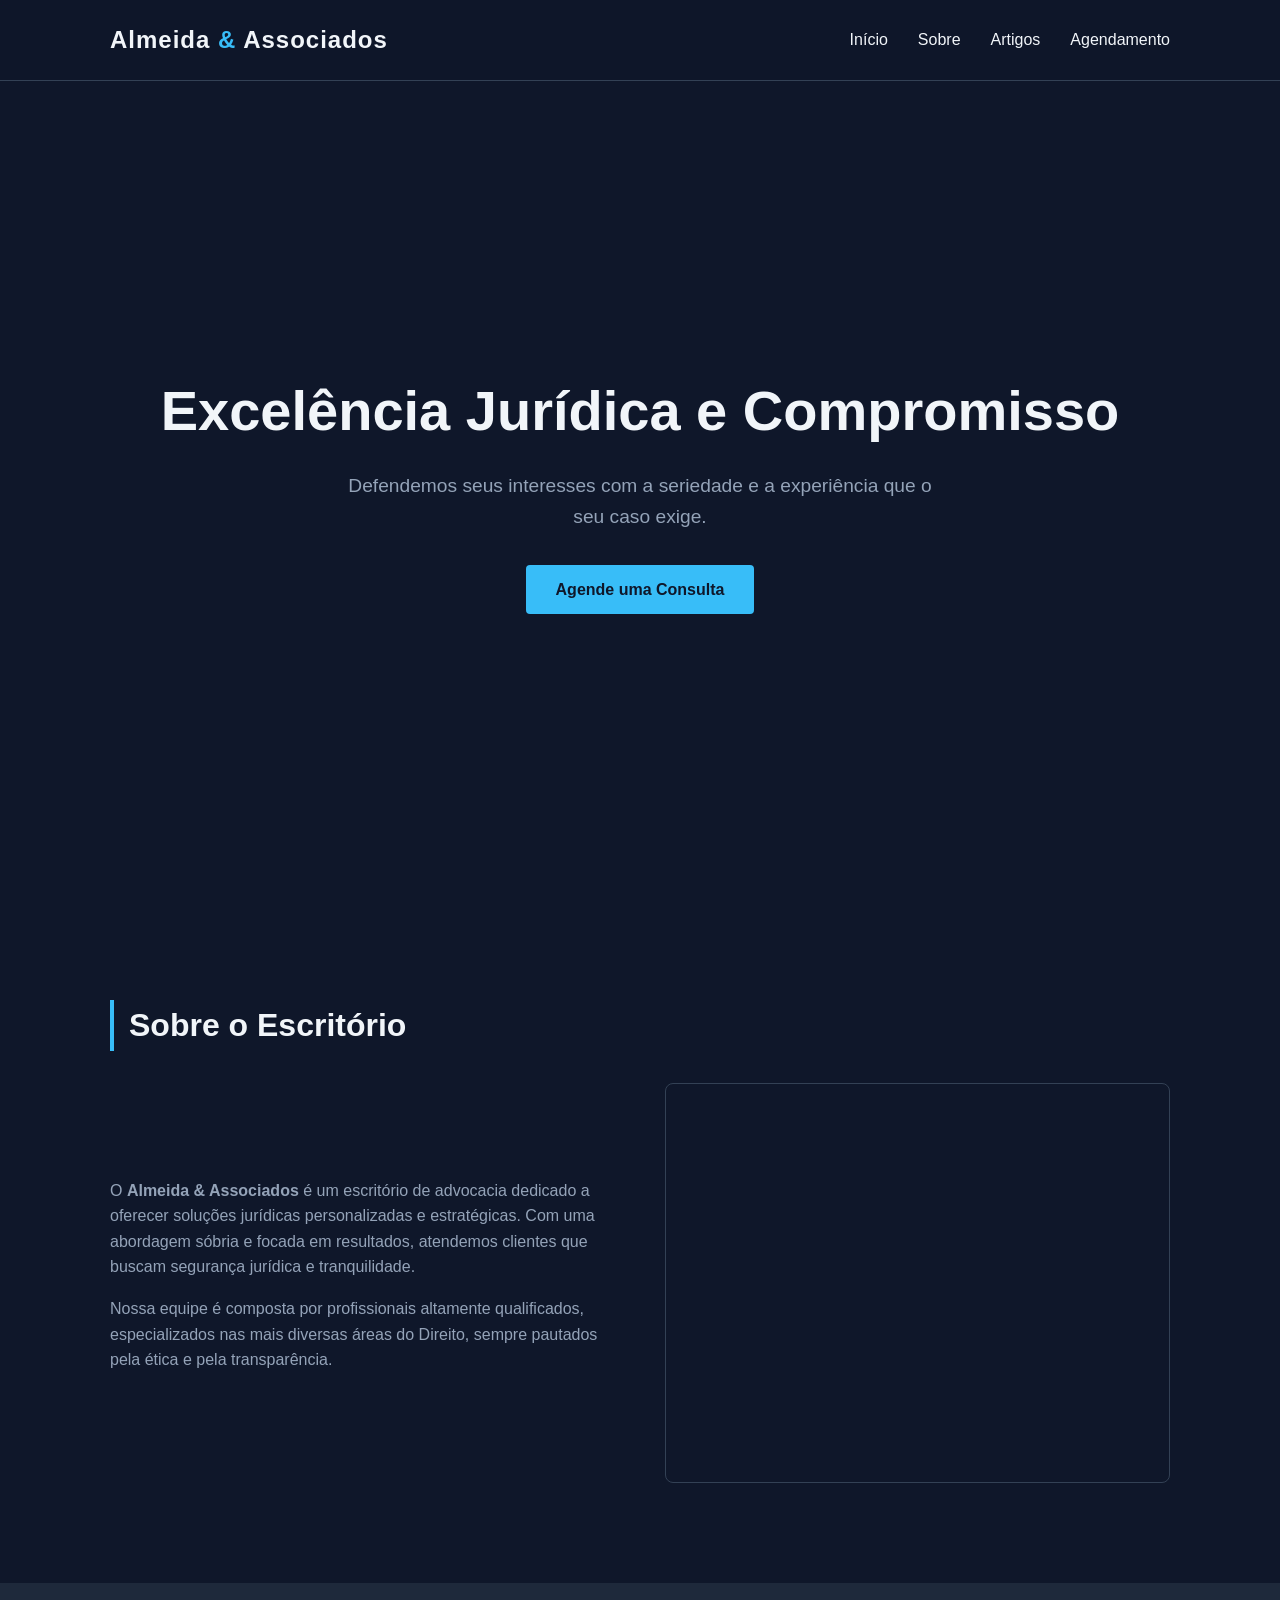
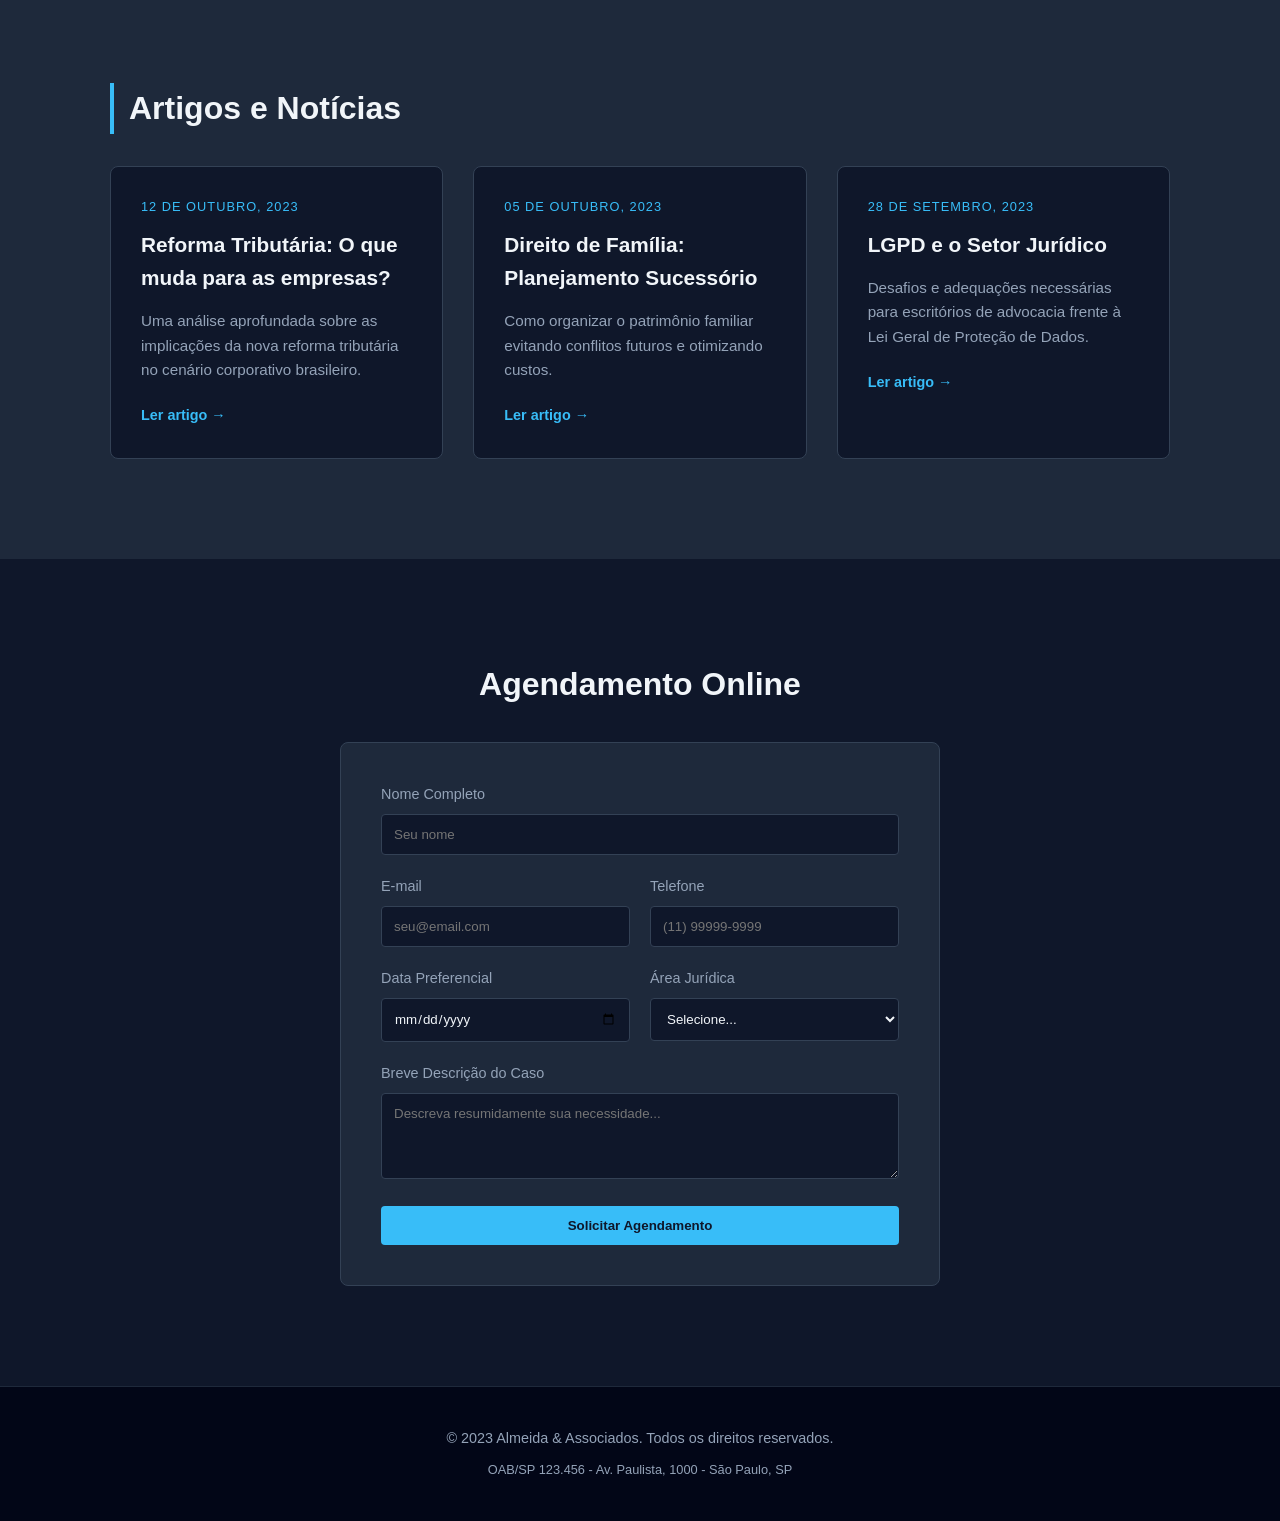
<file: exemplos/institucional.html>
<!DOCTYPE html>
<html lang="pt-BR">
<head>
    <meta charset="UTF-8">
    <meta name="viewport" content="width=device-width, initial-scale=1.0">
    <title>Almeida & Associados | Advocacia</title>
    <style>
        /* Reset e Variáveis */
        :root {
            --bg-color: #0f172a; /* Azul escuro sóbrio */
            --surface-color: #1e293b;
            --text-primary: #f1f5f9;
            --text-secondary: #94a3b8;
            --accent-color: #38bdf8; /* Azul claro para destaque */
            --font-main: 'Segoe UI', Tahoma, Geneva, Verdana, sans-serif;
        }

        * {
            margin: 0;
            padding: 0;
            box-sizing: border-box;
            scroll-behavior: smooth;
        }

        body {
            background-color: var(--bg-color);
            color: var(--text-primary);
            font-family: var(--font-main);
            line-height: 1.6;
        }

        /* Utilitários */
        .container {
            max-width: 1100px;
            margin: 0 auto;
            padding: 0 20px;
        }

        .section-title {
            font-size: 2rem;
            margin-bottom: 2rem;
            color: var(--text-primary);
            border-left: 4px solid var(--accent-color);
            padding-left: 15px;
        }

        /* Header / Navbar */
        header {
            background-color: rgba(15, 23, 42, 0.95);
            position: fixed;
            width: 100%;
            top: 0;
            z-index: 1000;
            border-bottom: 1px solid #334155;
        }

        nav {
            display: flex;
            justify-content: space-between;
            align-items: center;
            height: 80px;
        }

        .logo {
            font-size: 1.5rem;
            font-weight: 700;
            letter-spacing: 1px;
        }

        .logo span {
            color: var(--accent-color);
        }

        .nav-links {
            display: flex;
            gap: 30px;
        }

        .nav-links a {
            color: var(--text-primary);
            text-decoration: none;
            font-weight: 500;
            transition: color 0.3s;
        }

        .nav-links a:hover {
            color: var(--accent-color);
        }

        /* Hero Section */
        .hero {
            height: 100vh;
            display: flex;
            align-items: center;
            justify-content: center;
            text-align: center;
            padding-top: 80px;
            background: linear-gradient(rgba(15, 23, 42, 0.8), rgba(15, 23, 42, 0.9)), url('https://images.unsplash.com/photo-1589829545856-d10d557cf95f?ixlib=rb-1.2.1&auto=format&fit=crop&w=1920&q=80') center/cover;
        }

        .hero h1 {
            font-size: 3.5rem;
            margin-bottom: 1rem;
            font-weight: 700;
        }

        .hero p {
            font-size: 1.2rem;
            color: var(--text-secondary);
            max-width: 600px;
            margin: 0 auto 2rem;
        }

        .btn {
            display: inline-block;
            background-color: var(--accent-color);
            color: #0f172a;
            padding: 12px 30px;
            border-radius: 4px;
            text-decoration: none;
            font-weight: 700;
            transition: background 0.3s, transform 0.2s;
            border: none;
            cursor: pointer;
        }

        .btn:hover {
            background-color: #7dd3fc;
            transform: translateY(-2px);
        }

        /* Sobre */
        .about {
            padding: 100px 0;
            background-color: var(--bg-color);
        }

        .about-content {
            display: grid;
            grid-template-columns: 1fr 1fr;
            gap: 50px;
            align-items: center;
        }

        .about-text p {
            color: var(--text-secondary);
            margin-bottom: 1rem;
        }

        .about-img {
            height: 400px;
            background: url('https://images.unsplash.com/photo-1505664194779-8beaceb93744?ixlib=rb-1.2.1&auto=format&fit=crop&w=800&q=80') center/cover;
            border-radius: 8px;
            border: 1px solid #334155;
        }

        /* Artigos */
        .articles {
            padding: 100px 0;
            background-color: var(--surface-color);
        }

        .grid-articles {
            display: grid;
            grid-template-columns: repeat(auto-fit, minmax(300px, 1fr));
            gap: 30px;
        }

        .article-card {
            background-color: var(--bg-color);
            padding: 30px;
            border-radius: 8px;
            border: 1px solid #334155;
            transition: transform 0.3s, border-color 0.3s;
        }

        .article-card:hover {
            transform: translateY(-5px);
            border-color: var(--accent-color);
        }

        .article-date {
            font-size: 0.8rem;
            color: var(--accent-color);
            text-transform: uppercase;
            letter-spacing: 1px;
            margin-bottom: 10px;
            display: block;
        }

        .article-card h3 {
            margin-bottom: 15px;
            font-size: 1.3rem;
        }

        .article-card p {
            color: var(--text-secondary);
            font-size: 0.95rem;
            margin-bottom: 20px;
        }

        .read-more {
            color: var(--accent-color);
            text-decoration: none;
            font-weight: 600;
            font-size: 0.9rem;
        }

        /* Agendamento */
        .scheduling {
            padding: 100px 0;
            background-color: var(--bg-color);
        }

        .form-container {
            max-width: 600px;
            margin: 0 auto;
            background-color: var(--surface-color);
            padding: 40px;
            border-radius: 8px;
            border: 1px solid #334155;
        }

        .form-group {
            margin-bottom: 20px;
        }

        .form-group label {
            display: block;
            margin-bottom: 8px;
            color: var(--text-secondary);
            font-size: 0.9rem;
        }

        .form-group input, 
        .form-group select, 
        .form-group textarea {
            width: 100%;
            padding: 12px;
            background-color: var(--bg-color);
            border: 1px solid #334155;
            border-radius: 4px;
            color: var(--text-primary);
            font-family: inherit;
        }

        .form-group input:focus, 
        .form-group select:focus, 
        .form-group textarea:focus {
            outline: none;
            border-color: var(--accent-color);
        }

        .form-row {
            display: grid;
            grid-template-columns: 1fr 1fr;
            gap: 20px;
        }

        /* Footer */
        footer {
            background-color: #020617;
            padding: 40px 0;
            text-align: center;
            border-top: 1px solid #1e293b;
            color: var(--text-secondary);
            font-size: 0.9rem;
        }

        /* Responsividade */
        @media (max-width: 768px) {
            .hero h1 { font-size: 2.5rem; }
            .about-content { grid-template-columns: 1fr; }
            .about-img { display: none; }
            .nav-links { display: none; } /* Em um projeto real, criar menu hamburger */
            .form-row { grid-template-columns: 1fr; }
        }
    </style>
</head>
<body>

    <!-- Navegação -->
    <header>
        <div class="container">
            <nav>
                <div class="logo">Almeida <span>&</span> Associados</div>
                <div class="nav-links">
                    <a href="#home">Início</a>
                    <a href="#sobre">Sobre</a>
                    <a href="#artigos">Artigos</a>
                    <a href="#agendamento">Agendamento</a>
                </div>
            </nav>
        </div>
    </header>

    <!-- Hero Section -->
    <section id="home" class="hero">
        <div class="container">
            <h1>Excelência Jurídica e Compromisso</h1>
            <p>Defendemos seus interesses com a seriedade e a experiência que o seu caso exige.</p>
            <a href="#agendamento" class="btn">Agende uma Consulta</a>
        </div>
    </section>

    <!-- Sobre Section -->
    <section id="sobre" class="about">
        <div class="container">
            <h2 class="section-title">Sobre o Escritório</h2>
            <div class="about-content">
                <div class="about-text">
                    <p>O <strong>Almeida & Associados</strong> é um escritório de advocacia dedicado a oferecer soluções jurídicas personalizadas e estratégicas. Com uma abordagem sóbria e focada em resultados, atendemos clientes que buscam segurança jurídica e tranquilidade.</p>
                    <p>Nossa equipe é composta por profissionais altamente qualificados, especializados nas mais diversas áreas do Direito, sempre pautados pela ética e pela transparência.</p>
                </div>
                <div class="about-img"></div>
            </div>
        </div>
    </section>

    <!-- Artigos Section -->
    <section id="artigos" class="articles">
        <div class="container">
            <h2 class="section-title">Artigos e Notícias</h2>
            <div class="grid-articles">
                <!-- Artigo 1 -->
                <div class="article-card">
                    <span class="article-date">12 de Outubro, 2023</span>
                    <h3>Reforma Tributária: O que muda para as empresas?</h3>
                    <p>Uma análise aprofundada sobre as implicações da nova reforma tributária no cenário corporativo brasileiro.</p>
                    <a href="#" class="read-more">Ler artigo →</a>
                </div>
                <!-- Artigo 2 -->
                <div class="article-card">
                    <span class="article-date">05 de Outubro, 2023</span>
                    <h3>Direito de Família: Planejamento Sucessório</h3>
                    <p>Como organizar o patrimônio familiar evitando conflitos futuros e otimizando custos.</p>
                    <a href="#" class="read-more">Ler artigo →</a>
                </div>
                <!-- Artigo 3 -->
                <div class="article-card">
                    <span class="article-date">28 de Setembro, 2023</span>
                    <h3>LGPD e o Setor Jurídico</h3>
                    <p>Desafios e adequações necessárias para escritórios de advocacia frente à Lei Geral de Proteção de Dados.</p>
                    <a href="#" class="read-more">Ler artigo →</a>
                </div>
            </div>
        </div>
    </section>

    <!-- Agendamento Section -->
    <section id="agendamento" class="scheduling">
        <div class="container">
            <h2 class="section-title" style="text-align: center; border-left: none; padding-left: 0;">Agendamento Online</h2>
            <div class="form-container">
                <form id="contactForm">
                    <div class="form-group">
                        <label for="nome">Nome Completo</label>
                        <input type="text" id="nome" placeholder="Seu nome" required>
                    </div>
                    <div class="form-row">
                        <div class="form-group">
                            <label for="email">E-mail</label>
                            <input type="email" id="email" placeholder="seu@email.com" required>
                        </div>
                        <div class="form-group">
                            <label for="telefone">Telefone</label>
                            <input type="tel" id="telefone" placeholder="(11) 99999-9999" required>
                        </div>
                    </div>
                    <div class="form-row">
                        <div class="form-group">
                            <label for="data">Data Preferencial</label>
                            <input type="date" id="data" required>
                        </div>
                        <div class="form-group">
                            <label for="area">Área Jurídica</label>
                            <select id="area" required>
                                <option value="">Selecione...</option>
                                <option value="civil">Direito Civil</option>
                                <option value="trabalhista">Direito Trabalhista</option>
                                <option value="tributario">Direito Tributário</option>
                                <option value="empresarial">Direito Empresarial</option>
                            </select>
                        </div>
                    </div>
                    <div class="form-group">
                        <label for="mensagem">Breve Descrição do Caso</label>
                        <textarea id="mensagem" rows="4" placeholder="Descreva resumidamente sua necessidade..." required></textarea>
                    </div>
                    <button type="submit" class="btn" style="width: 100%;">Solicitar Agendamento</button>
                </form>
            </div>
        </div>
    </section>

    <!-- Footer -->
    <footer>
        <div class="container">
            <p>&copy; 2023 Almeida & Associados. Todos os direitos reservados.</p>
            <p style="margin-top: 10px; font-size: 0.8rem;">OAB/SP 123.456 - Av. Paulista, 1000 - São Paulo, SP</p>
        </div>
    </footer>

    <script>
        // Script simples para simular o envio do formulário
        document.getElementById('contactForm').addEventListener('submit', function(e) {
            e.preventDefault();
            
            // Captura os dados (apenas para demonstração)
            const nome = document.getElementById('nome').value;
            const data = document.getElementById('data').value;
            
            // Simulação de envio
            const btn = this.querySelector('button');
            const originalText = btn.innerText;
            
            btn.innerText = "Enviando...";
            btn.style.opacity = "0.7";
            btn.disabled = true;

            setTimeout(() => {
                alert(`Obrigado, ${nome}! Sua solicitação para o dia ${data} foi recebida. Entraremos em contato em breve.`);
                this.reset();
                btn.innerText = originalText;
                btn.style.opacity = "1";
                btn.disabled = false;
            }, 1500);
        });

        // Definir data mínima como hoje no input de data
        const today = new Date().toISOString().split('T')[0];
        document.getElementById('data').setAttribute('min', today);
    </script>
</body>
</html>
</file>
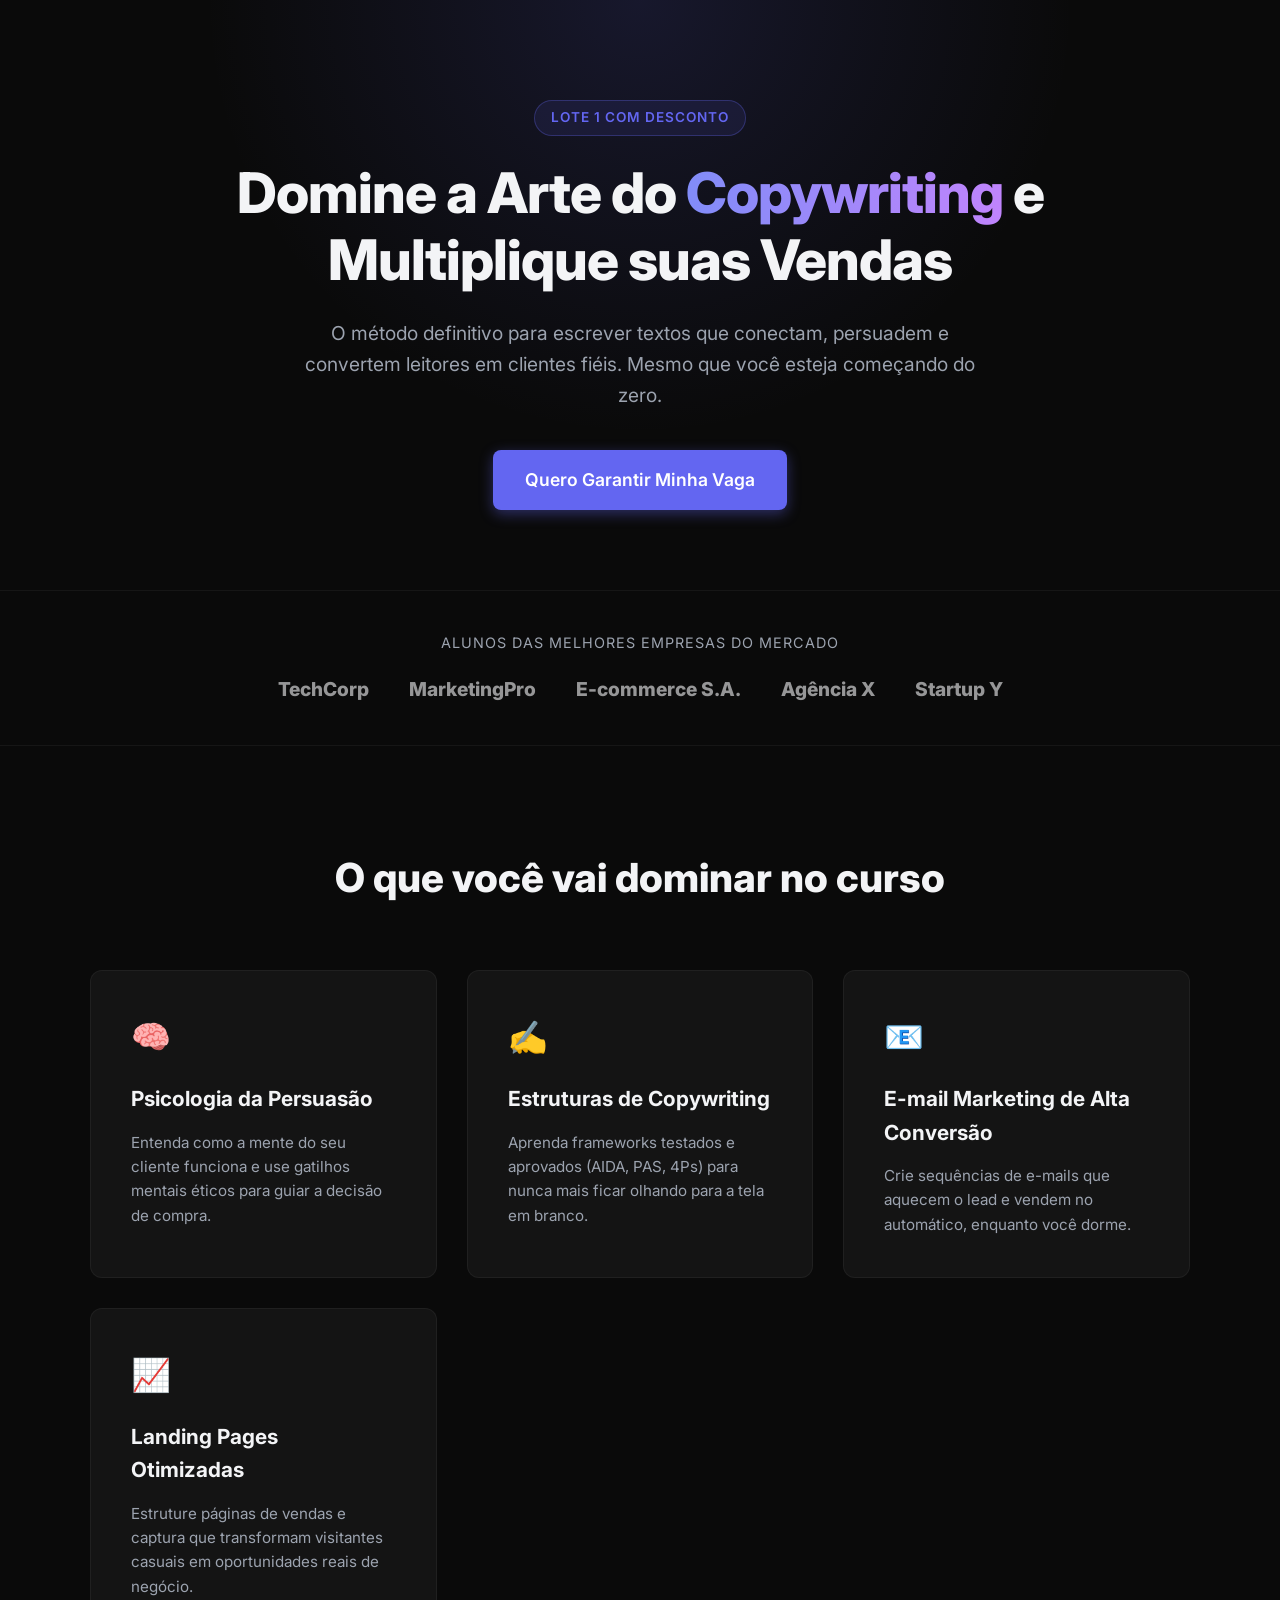
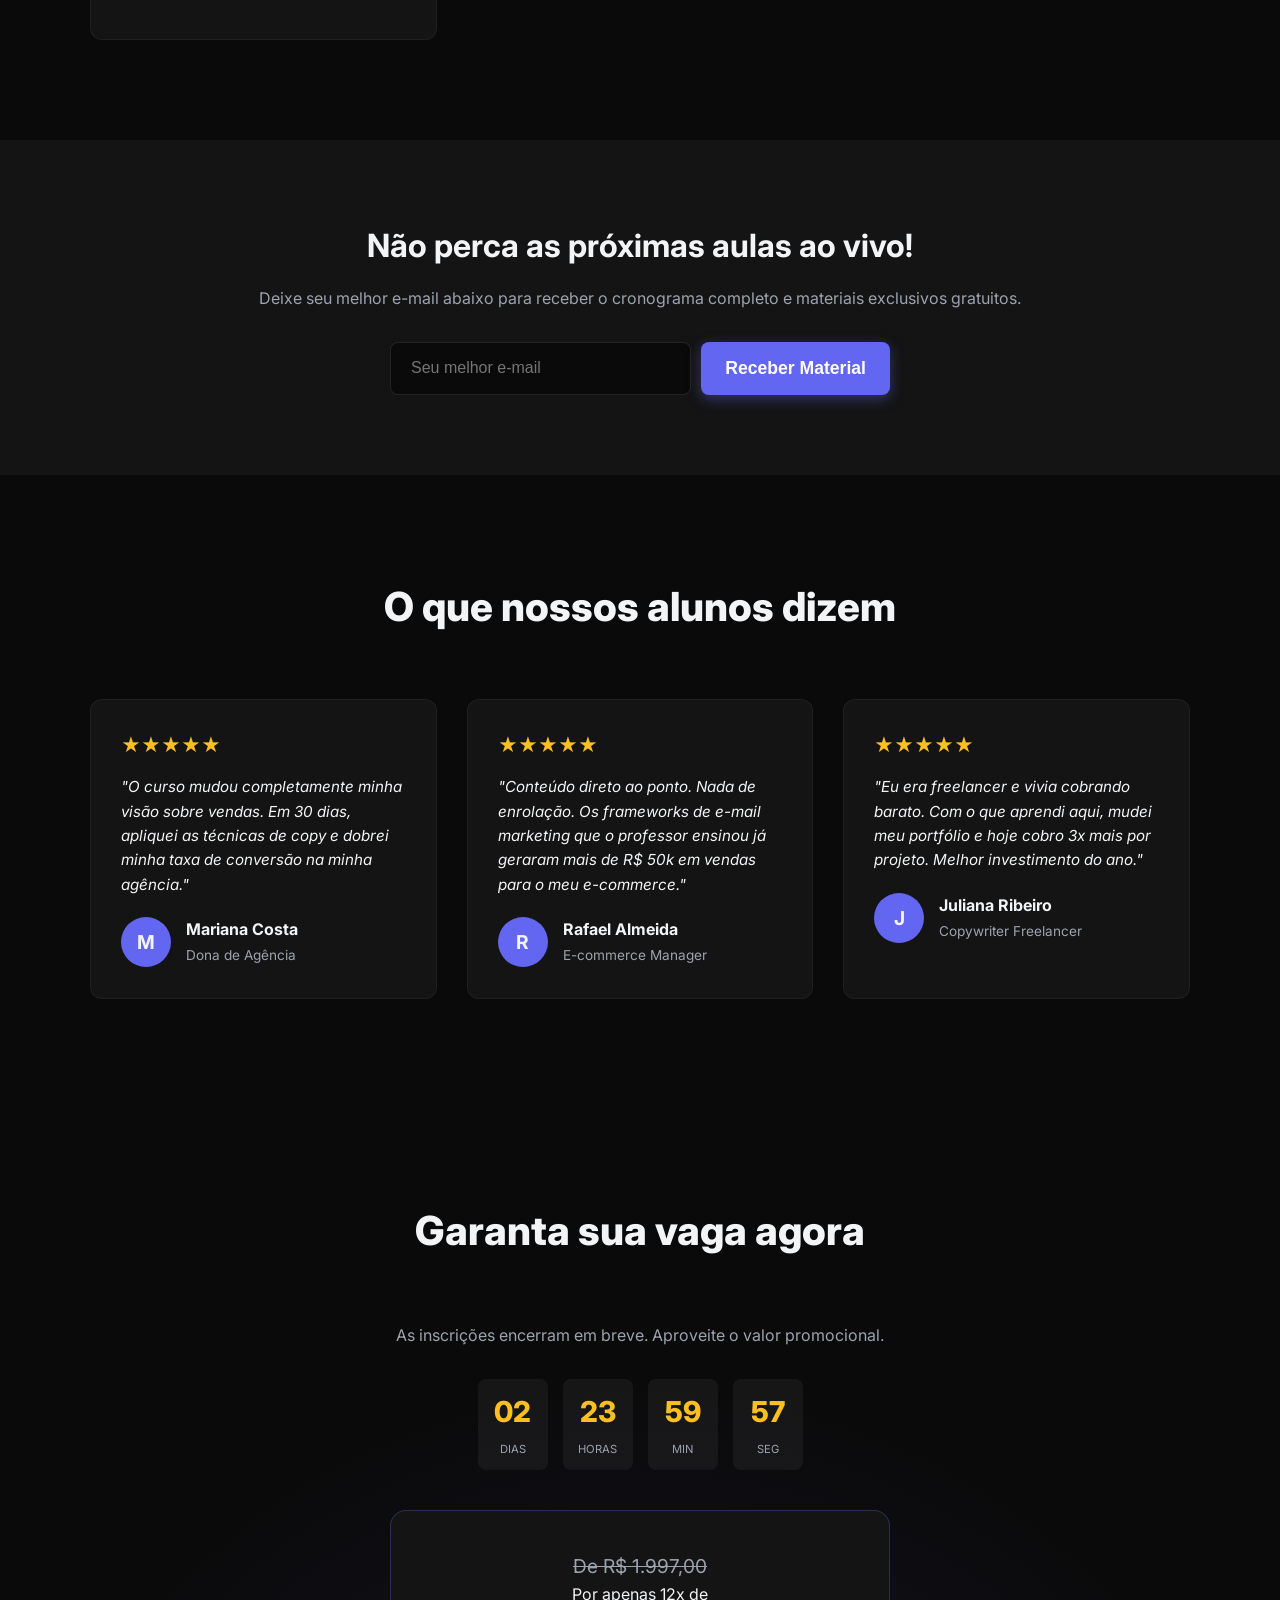
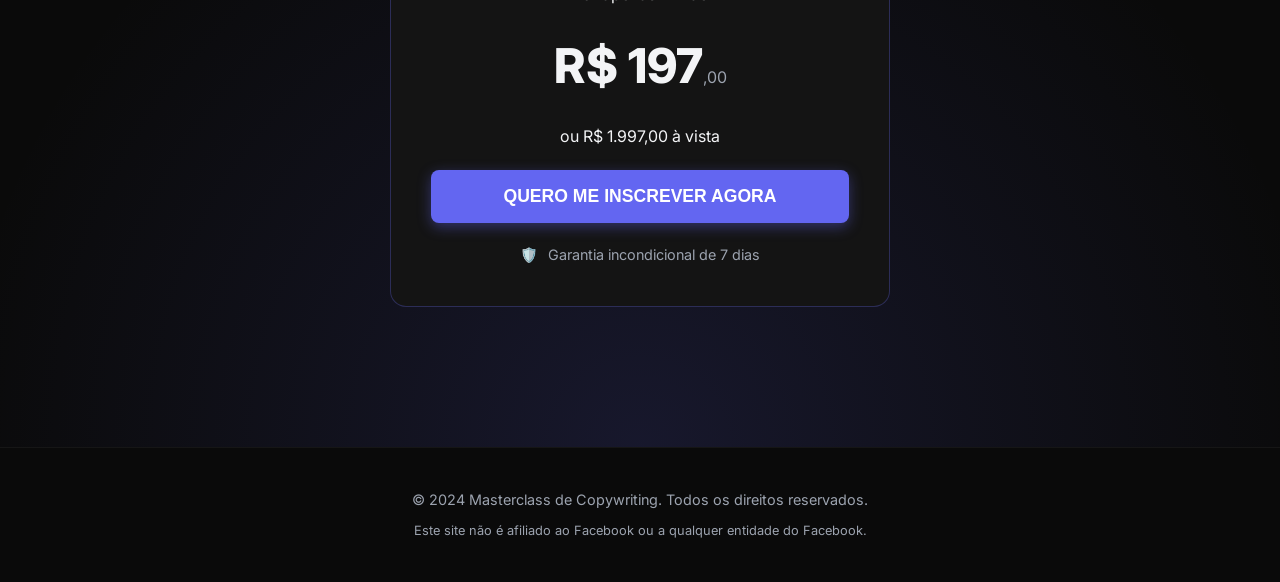
<file: exemplos/landingPage.html>
<!DOCTYPE html>
<html lang="pt-BR">
<head>
    <meta charset="UTF-8">
    <meta name="viewport" content="width=device-width, initial-scale=1.0">
    <title>Masterclass de Copywriting | Vendas com Propósito</title>
    <!-- Google Fonts para tipografia moderna -->
    <link rel="preconnect" href="https://fonts.googleapis.com">
    <link rel="preconnect" href="https://fonts.gstatic.com" crossorigin>
    <link href="https://fonts.googleapis.com/css2?family=Inter:wght@300;400;600;800&display=swap" rel="stylesheet">
    
    <style>
        /* Reset e Variáveis de Design */
        :root {
            --bg-dark: #0a0a0a;
            --bg-surface: #141414;
            --primary: #6366f1; /* Roxo/Azul moderno */
            --primary-hover: #4f46e5;
            --text-main: #f3f4f6;
            --text-muted: #9ca3af;
            --highlight: #fbbf24; /* Amarelo para chamar atenção */
            --font: 'Inter', sans-serif;
        }

        * {
            margin: 0;
            padding: 0;
            box-sizing: border-box;
        }

        html {
            scroll-behavior: smooth;
        }

        body {
            background-color: var(--bg-dark);
            color: var(--text-main);
            font-family: var(--font);
            line-height: 1.6;
            overflow-x: hidden;
        }

        /* Utilitários */
        .container {
            max-width: 1140px;
            margin: 0 auto;
            padding: 0 20px;
        }

        .btn-cta {
            display: inline-block;
            background-color: var(--primary);
            color: white;
            padding: 16px 32px;
            font-size: 1.1rem;
            font-weight: 600;
            text-decoration: none;
            border-radius: 8px;
            transition: all 0.3s ease;
            border: none;
            cursor: pointer;
            text-align: center;
            box-shadow: 0 4px 14px rgba(99, 102, 241, 0.4);
        }

        .btn-cta:hover {
            background-color: var(--primary-hover);
            transform: translateY(-2px);
            box-shadow: 0 6px 20px rgba(99, 102, 241, 0.6);
        }

        /* 1. Hero Section (Topo) */
        .hero {
            padding: 100px 0 80px;
            text-align: center;
            position: relative;
            background: radial-gradient(circle at top, rgba(99, 102, 241, 0.15) 0%, transparent 50%);
        }

        .badge {
            background-color: rgba(99, 102, 241, 0.1);
            color: var(--primary);
            padding: 6px 16px;
            border-radius: 20px;
            font-size: 0.85rem;
            font-weight: 600;
            text-transform: uppercase;
            letter-spacing: 1px;
            margin-bottom: 24px;
            display: inline-block;
            border: 1px solid rgba(99, 102, 241, 0.3);
        }

        .hero h1 {
            font-size: 3.5rem;
            font-weight: 800;
            line-height: 1.2;
            margin-bottom: 24px;
            letter-spacing: -1px;
        }

        .hero h1 span {
            background: linear-gradient(90deg, #818cf8, #c084fc);
            -webkit-background-clip: text;
            -webkit-text-fill-color: transparent;
        }

        .hero p {
            font-size: 1.2rem;
            color: var(--text-muted);
            max-width: 700px;
            margin: 0 auto 40px;
        }

        /* 2. Prova Social (Logos) */
        .social-proof {
            padding: 40px 0;
            border-top: 1px solid rgba(255, 255, 255, 0.05);
            border-bottom: 1px solid rgba(255, 255, 255, 0.05);
            text-align: center;
        }

        .social-proof p {
            color: var(--text-muted);
            font-size: 0.9rem;
            margin-bottom: 20px;
            text-transform: uppercase;
            letter-spacing: 1px;
        }

        .logos {
            display: flex;
            justify-content: center;
            gap: 40px;
            flex-wrap: wrap;
            opacity: 0.6;
        }
        
        .logos span {
            font-weight: 800;
            font-size: 1.2rem;
            color: var(--text-main);
        }

        /* 3. O que você vai aprender */
        .features {
            padding: 100px 0;
        }

        .section-title {
            text-align: center;
            font-size: 2.5rem;
            font-weight: 800;
            margin-bottom: 60px;
        }

        .grid-features {
            display: grid;
            grid-template-columns: repeat(auto-fit, minmax(300px, 1fr));
            gap: 30px;
        }

        .feature-card {
            background-color: var(--bg-surface);
            padding: 40px;
            border-radius: 12px;
            border: 1px solid rgba(255, 255, 255, 0.05);
            transition: transform 0.3s;
        }

        .feature-card:hover {
            transform: translateY(-5px);
            border-color: rgba(99, 102, 241, 0.3);
        }

        .feature-icon {
            font-size: 2rem;
            margin-bottom: 20px;
        }

        .feature-card h3 {
            font-size: 1.3rem;
            margin-bottom: 15px;
        }

        .feature-card p {
            color: var(--text-muted);
            font-size: 0.95rem;
        }

        /* 4. Captura de E-mail (Lead Magnet) */
        .lead-capture {
            padding: 80px 0;
            background-color: var(--bg-surface);
            text-align: center;
        }

        .lead-capture h2 {
            font-size: 2rem;
            margin-bottom: 15px;
        }

        .lead-capture p {
            color: var(--text-muted);
            margin-bottom: 30px;
        }

        .form-group {
            display: flex;
            max-width: 500px;
            margin: 0 auto;
            gap: 10px;
        }

        .form-group input {
            flex: 1;
            padding: 16px 20px;
            border-radius: 8px;
            border: 1px solid rgba(255, 255, 255, 0.1);
            background-color: var(--bg-dark);
            color: white;
            font-size: 1rem;
            outline: none;
            transition: border-color 0.3s;
        }

        .form-group input:focus {
            border-color: var(--primary);
        }

        /* 5. Depoimentos */
        .testimonials {
            padding: 100px 0;
        }

        .grid-testimonials {
            display: grid;
            grid-template-columns: repeat(auto-fit, minmax(300px, 1fr));
            gap: 30px;
        }

        .testimonial-card {
            background-color: var(--bg-surface);
            padding: 30px;
            border-radius: 12px;
            border: 1px solid rgba(255, 255, 255, 0.05);
        }

        .stars {
            color: var(--highlight);
            margin-bottom: 15px;
            font-size: 1.2rem;
        }

        .testimonial-card p {
            font-style: italic;
            color: var(--text-main);
            margin-bottom: 20px;
            font-size: 0.95rem;
        }

        .user-info {
            display: flex;
            align-items: center;
            gap: 15px;
        }

        .user-avatar {
            width: 50px;
            height: 50px;
            border-radius: 50%;
            background-color: var(--primary);
            display: flex;
            align-items: center;
            justify-content: center;
            font-weight: bold;
            font-size: 1.2rem;
        }

        .user-details h4 {
            font-size: 1rem;
        }

        .user-details span {
            font-size: 0.85rem;
            color: var(--text-muted);
        }

        /* 6. Oferta Final (CTA) */
        .final-offer {
            padding: 100px 0;
            text-align: center;
            background: radial-gradient(circle at bottom, rgba(99, 102, 241, 0.15) 0%, transparent 60%);
        }

        .price-box {
            background-color: var(--bg-surface);
            max-width: 500px;
            margin: 40px auto;
            padding: 40px;
            border-radius: 16px;
            border: 1px solid rgba(99, 102, 241, 0.3);
            position: relative;
        }

        .price-tag {
            font-size: 3rem;
            font-weight: 800;
            color: var(--text-main);
            margin: 20px 0;
        }

        .price-tag span {
            font-size: 1rem;
            color: var(--text-muted);
            font-weight: 400;
        }

        .old-price {
            text-decoration: line-through;
            color: var(--text-muted);
            font-size: 1.2rem;
        }

        .guarantee {
            margin-top: 20px;
            font-size: 0.9rem;
            color: var(--text-muted);
            display: flex;
            align-items: center;
            justify-content: center;
            gap: 10px;
        }

        /* Contador Regressivo */
        .timer-container {
            display: flex;
            justify-content: center;
            gap: 15px;
            margin-bottom: 30px;
        }

        .timer-box {
            background-color: rgba(255, 255, 255, 0.05);
            padding: 10px 15px;
            border-radius: 8px;
            min-width: 70px;
        }

        .timer-box span {
            display: block;
            font-size: 1.8rem;
            font-weight: 800;
            color: var(--highlight);
        }

        .timer-box small {
            font-size: 0.7rem;
            text-transform: uppercase;
            color: var(--text-muted);
        }

        /* Footer */
        footer {
            text-align: center;
            padding: 40px 0;
            border-top: 1px solid rgba(255, 255, 255, 0.05);
            color: var(--text-muted);
            font-size: 0.9rem;
        }

        /* Responsividade */
        @media (max-width: 768px) {
            .hero h1 { font-size: 2.5rem; }
            .form-group { flex-direction: column; }
            .btn-cta { width: 100%; }
        }
    </style>
</head>
<body>

    <!-- 1. Hero Section -->
    <section class="hero">
        <div class="container">
            <span class="badge">Lote 1 com Desconto</span>
            <h1>Domine a Arte do <span>Copywriting</span> e Multiplique suas Vendas</h1>
            <p>O método definitivo para escrever textos que conectam, persuadem e convertem leitores em clientes fiéis. Mesmo que você esteja começando do zero.</p>
            <a href="#inscricao" class="btn-cta">Quero Garantir Minha Vaga</a>
        </div>
    </section>

    <!-- 2. Prova Social -->
    <section class="social-proof">
        <div class="container">
            <p>Alunos das melhores empresas do mercado</p>
            <div class="logos">
                <span>TechCorp</span>
                <span>MarketingPro</span>
                <span>E-commerce S.A.</span>
                <span>Agência X</span>
                <span>Startup Y</span>
            </div>
        </div>
    </section>

    <!-- 3. O que você vai aprender -->
    <section class="features">
        <div class="container">
            <h2 class="section-title">O que você vai dominar no curso</h2>
            <div class="grid-features">
                <div class="feature-card">
                    <div class="feature-icon">🧠</div>
                    <h3>Psicologia da Persuasão</h3>
                    <p>Entenda como a mente do seu cliente funciona e use gatilhos mentais éticos para guiar a decisão de compra.</p>
                </div>
                <div class="feature-card">
                    <div class="feature-icon">✍️</div>
                    <h3>Estruturas de Copywriting</h3>
                    <p>Aprenda frameworks testados e aprovados (AIDA, PAS, 4Ps) para nunca mais ficar olhando para a tela em branco.</p>
                </div>
                <div class="feature-card">
                    <div class="feature-icon">📧</div>
                    <h3>E-mail Marketing de Alta Conversão</h3>
                    <p>Crie sequências de e-mails que aquecem o lead e vendem no automático, enquanto você dorme.</p>
                </div>
                <div class="feature-card">
                    <div class="feature-icon">📈</div>
                    <h3>Landing Pages Otimizadas</h3>
                    <p>Estruture páginas de vendas e captura que transformam visitantes casuais em oportunidades reais de negócio.</p>
                </div>
            </div>
        </div>
    </section>

    <!-- 4. Captura de E-mail (Isca Digital) -->
    <section class="lead-capture" id="isca">
        <div class="container">
            <h2>Não perca as próximas aulas ao vivo!</h2>
            <p>Deixe seu melhor e-mail abaixo para receber o cronograma completo e materiais exclusivos gratuitos.</p>
            <!-- Formulário pronto para integração com Mailchimp, ConvertKit, etc. -->
            <form class="form-group" id="leadForm">
                <input type="email" placeholder="Seu melhor e-mail" required id="emailInput">
                <button type="submit" class="btn-cta" style="padding: 16px 24px;">Receber Material</button>
            </form>
        </div>
    </section>

    <!-- 5. Depoimentos -->
    <section class="testimonials">
        <div class="container">
            <h2 class="section-title">O que nossos alunos dizem</h2>
            <div class="grid-testimonials">
                <div class="testimonial-card">
                    <div class="stars">★★★★★</div>
                    <p>"O curso mudou completamente minha visão sobre vendas. Em 30 dias, apliquei as técnicas de copy e dobrei minha taxa de conversão na minha agência."</p>
                    <div class="user-info">
                        <div class="user-avatar">M</div>
                        <div class="user-details">
                            <h4>Mariana Costa</h4>
                            <span>Dona de Agência</span>
                        </div>
                    </div>
                </div>
                <div class="testimonial-card">
                    <div class="stars">★★★★★</div>
                    <p>"Conteúdo direto ao ponto. Nada de enrolação. Os frameworks de e-mail marketing que o professor ensinou já geraram mais de R$ 50k em vendas para o meu e-commerce."</p>
                    <div class="user-info">
                        <div class="user-avatar">R</div>
                        <div class="user-details">
                            <h4>Rafael Almeida</h4>
                            <span>E-commerce Manager</span>
                        </div>
                    </div>
                </div>
                <div class="testimonial-card">
                    <div class="stars">★★★★★</div>
                    <p>"Eu era freelancer e vivia cobrando barato. Com o que aprendi aqui, mudei meu portfólio e hoje cobro 3x mais por projeto. Melhor investimento do ano."</p>
                    <div class="user-info">
                        <div class="user-avatar">J</div>
                        <div class="user-details">
                            <h4>Juliana Ribeiro</h4>
                            <span>Copywriter Freelancer</span>
                        </div>
                    </div>
                </div>
            </div>
        </div>
    </section>

    <!-- 6. Oferta Final -->
    <section class="final-offer" id="inscricao">
        <div class="container">
            <h2 class="section-title">Garanta sua vaga agora</h2>
            <p style="color: var(--text-muted); margin-bottom: 30px;">As inscrições encerram em breve. Aproveite o valor promocional.</p>
            
            <!-- Contador Regressivo -->
            <div class="timer-container" id="timer">
                <div class="timer-box"><span id="days">00</span><small>Dias</small></div>
                <div class="timer-box"><span id="hours">00</span><small>Horas</small></div>
                <div class="timer-box"><span id="minutes">00</span><small>Min</small></div>
                <div class="timer-box"><span id="seconds">00</span><small>Seg</small></div>
            </div>

            <div class="price-box">
                <p class="old-price">De R$ 1.997,00</p>
                <p>Por apenas 12x de</p>
                <div class="price-tag">R$ 197<span>,00</span></div>
                <p>ou R$ 1.997,00 à vista</p>
                
                <button class="btn-cta" style="width: 100%; margin-top: 20px;">QUERO ME INSCREVER AGORA</button>
                
                <div class="guarantee">
                    <span>🛡️</span> Garantia incondicional de 7 dias
                </div>
            </div>
        </div>
    </section>

    <!-- Footer -->
    <footer>
        <div class="container">
            <p>&copy; 2024 Masterclass de Copywriting. Todos os direitos reservados.</p>
            <p style="margin-top: 10px; font-size: 0.8rem;">Este site não é afiliado ao Facebook ou a qualquer entidade do Facebook.</p>
        </div>
    </footer>

    <!-- Scripts -->
    <script>
        // 1. Contador Regressivo (Escassez)
        // Define uma data alvo (ex: 3 dias a partir de hoje)
        const countDownDate = new Date();
        countDownDate.setDate(countDownDate.getDate() + 3); 

        const timerInterval = setInterval(function() {
            const now = new Date().getTime();
            const distance = countDownDate.getTime() - now;

            const days = Math.floor(distance / (1000 * 60 * 60 * 24));
            const hours = Math.floor((distance % (1000 * 60 * 60 * 24)) / (1000 * 60 * 60));
            const minutes = Math.floor((distance % (1000 * 60 * 60)) / (1000 * 60));
            const seconds = Math.floor((distance % (1000 * 60)) / 1000);

            // Adiciona zero à esquerda
            document.getElementById("days").innerText = days.toString().padStart(2, '0');
            document.getElementById("hours").innerText = hours.toString().padStart(2, '0');
            document.getElementById("minutes").innerText = minutes.toString().padStart(2, '0');
            document.getElementById("seconds").innerText = seconds.toString().padStart(2, '0');

            if (distance < 0) {
                clearInterval(timerInterval);
                document.getElementById("timer").innerHTML = "<h3>Oferta Encerrada!</h3>";
            }
        }, 1000);

        // 2. Simulação de Integração de E-mail
        document.getElementById('leadForm').addEventListener('submit', function(e) {
            e.preventDefault();
            const email = document.getElementById('emailInput').value;
            const btn = this.querySelector('button');

            // Aqui você faria a chamada de API para seu sistema de e-mail (Mailchimp, RD Station, etc.)
            // Exemplo: fetch('https://sua-api.com/subscribe', { method: 'POST', body: ... })

            // Feedback visual de sucesso
            btn.innerText = "Enviado com Sucesso!";
            btn.style.backgroundColor = "#10b981"; // Verde
            btn.style.boxShadow = "none";
            this.reset();

            setTimeout(() => {
                btn.innerText = "Receber Material";
                btn.style.backgroundColor = "var(--primary)";
                btn.style.boxShadow = "0 4px 14px rgba(99, 102, 241, 0.4)";
            }, 3000);
        });
    </script>
</body>
</html>
</file>
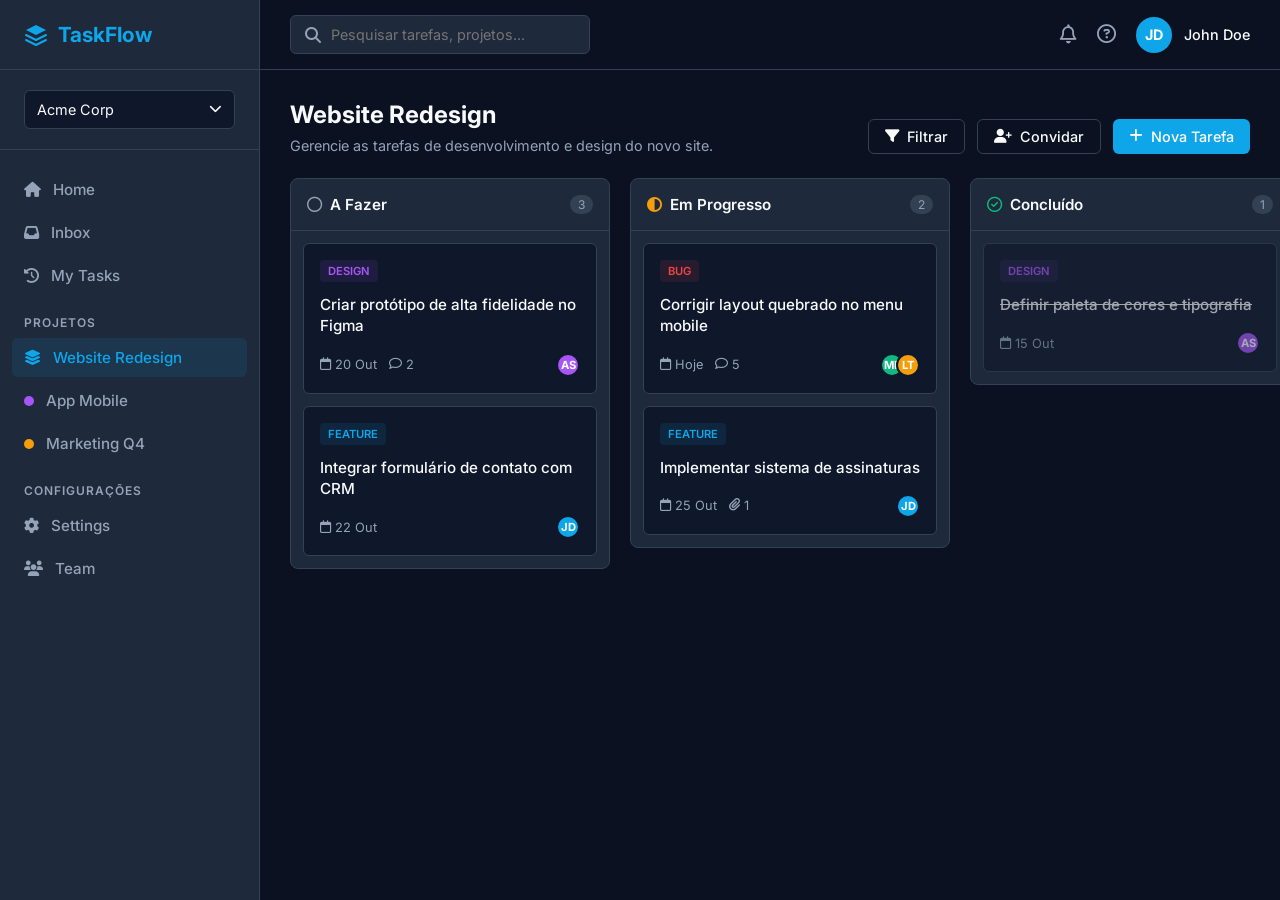
<file: exemplos/taskflow.html>
<!DOCTYPE html>
<html lang="pt-BR">
<head>
    <meta charset="UTF-8">
    <meta name="viewport" content="width=device-width, initial-scale=1.0">
    <title>Workspace | TaskFlow</title>
    <!-- Google Fonts -->
    <link rel="preconnect" href="https://fonts.googleapis.com">
    <link rel="preconnect" href="https://fonts.gstatic.com" crossorigin>
    <link href="https://fonts.googleapis.com/css2?family=Inter:wght@400;500;600;700&display=swap" rel="stylesheet">
    <!-- FontAwesome (Ícones) -->
    <link rel="stylesheet" href="https://cdnjs.cloudflare.com/ajax/libs/font-awesome/6.4.0/css/all.min.css">

    <style>
        /* Variáveis de Design (Mesma paleta do SaaS) */
        :root {
            --bg-base: #0b1120;
            --bg-surface: #1e293b;
            --bg-card: #0f172a;
            --bg-hover: #334155;
            --primary: #0ea5e9;
            --primary-hover: #0284c7;
            --text-main: #f8fafc;
            --text-muted: #94a3b8;
            --border: #334155;
            --success: #10b981;
            --warning: #f59e0b;
            --danger: #ef4444;
            --sidebar-width: 260px;
        }

        * {
            margin: 0;
            padding: 0;
            box-sizing: border-box;
        }

        body {
            background-color: var(--bg-base);
            color: var(--text-main);
            font-family: 'Inter', sans-serif;
            display: flex;
            height: 100vh;
            overflow: hidden; /* Evita scroll na janela inteira, apenas nas áreas internas */
        }

        a {
            text-decoration: none;
            color: inherit;
        }

        /* --- Sidebar (Menu Lateral) --- */
        .sidebar {
            width: var(--sidebar-width);
            background-color: var(--bg-surface);
            border-right: 1px solid var(--border);
            display: flex;
            flex-direction: column;
            height: 100%;
            transition: width 0.3s ease;
        }

        .brand {
            height: 70px;
            display: flex;
            align-items: center;
            padding: 0 24px;
            font-size: 1.3rem;
            font-weight: 700;
            border-bottom: 1px solid var(--border);
            gap: 10px;
        }

        .brand span {
            color: var(--primary);
        }

        .workspace-selector {
            padding: 20px 24px;
            border-bottom: 1px solid var(--border);
        }

        .workspace-btn {
            width: 100%;
            display: flex;
            justify-content: space-between;
            align-items: center;
            background-color: var(--bg-card);
            border: 1px solid var(--border);
            color: var(--text-main);
            padding: 10px 12px;
            border-radius: 6px;
            cursor: pointer;
            font-family: inherit;
            font-size: 0.9rem;
            transition: border-color 0.2s;
        }

        .workspace-btn:hover {
            border-color: var(--primary);
        }

        .nav-menu {
            padding: 20px 12px;
            flex: 1;
            overflow-y: auto;
        }

        .nav-item {
            display: flex;
            align-items: center;
            gap: 12px;
            padding: 10px 12px;
            color: var(--text-muted);
            border-radius: 6px;
            margin-bottom: 4px;
            font-size: 0.95rem;
            font-weight: 500;
            transition: all 0.2s;
            cursor: pointer;
        }

        .nav-item:hover, .nav-item.active {
            background-color: var(--bg-hover);
            color: var(--text-main);
        }

        .nav-item.active {
            background-color: rgba(14, 165, 233, 0.1);
            color: var(--primary);
        }

        .nav-section-title {
            font-size: 0.75rem;
            text-transform: uppercase;
            color: var(--text-muted);
            font-weight: 600;
            letter-spacing: 1px;
            margin: 20px 12px 8px;
        }

        .project-dot {
            width: 10px;
            height: 10px;
            border-radius: 50%;
            display: inline-block;
        }

        /* --- Área Principal --- */
        .main-content {
            flex: 1;
            display: flex;
            flex-direction: column;
            overflow: hidden;
        }

        /* Topbar */
        .topbar {
            height: 70px;
            background-color: var(--bg-base);
            border-bottom: 1px solid var(--border);
            display: flex;
            justify-content: space-between;
            align-items: center;
            padding: 0 30px;
        }

        .search-bar {
            position: relative;
            width: 300px;
        }

        .search-bar input {
            width: 100%;
            background-color: var(--bg-surface);
            border: 1px solid var(--border);
            color: var(--text-main);
            padding: 10px 15px 10px 40px;
            border-radius: 6px;
            font-family: inherit;
            outline: none;
            font-size: 0.9rem;
        }

        .search-bar i {
            position: absolute;
            left: 15px;
            top: 50%;
            transform: translateY(-50%);
            color: var(--text-muted);
        }

        .topbar-actions {
            display: flex;
            align-items: center;
            gap: 20px;
        }

        .icon-btn {
            background: none;
            border: none;
            color: var(--text-muted);
            font-size: 1.2rem;
            cursor: pointer;
            transition: color 0.2s;
        }

        .icon-btn:hover {
            color: var(--text-main);
        }

        .user-profile {
            display: flex;
            align-items: center;
            gap: 12px;
            cursor: pointer;
        }

        .avatar {
            width: 36px;
            height: 36px;
            border-radius: 50%;
            background-color: var(--primary);
            display: flex;
            align-items: center;
            justify-content: center;
            font-weight: bold;
            color: white;
            font-size: 0.9rem;
        }

        /* Área do Board (Kanban) */
        .board-container {
            flex: 1;
            padding: 30px;
            overflow-x: auto;
            overflow-y: hidden;
            display: flex;
            flex-direction: column;
        }

        .board-header {
            display: flex;
            justify-content: space-between;
            align-items: flex-end;
            margin-bottom: 24px;
        }

        .board-title h1 {
            font-size: 1.5rem;
            margin-bottom: 8px;
        }

        .board-title p {
            color: var(--text-muted);
            font-size: 0.9rem;
        }

        .board-actions {
            display: flex;
            gap: 12px;
        }

        .btn {
            padding: 8px 16px;
            border-radius: 6px;
            font-size: 0.9rem;
            font-weight: 500;
            cursor: pointer;
            font-family: inherit;
            display: flex;
            align-items: center;
            gap: 8px;
            border: none;
            transition: all 0.2s;
        }

        .btn-primary {
            background-color: var(--primary);
            color: white;
        }

        .btn-primary:hover {
            background-color: var(--primary-hover);
        }

        .btn-outline {
            background-color: transparent;
            border: 1px solid var(--border);
            color: var(--text-main);
        }

        .btn-outline:hover {
            background-color: var(--bg-surface);
        }

        /* Kanban Columns */
        .kanban-board {
            display: flex;
            gap: 20px;
            height: 100%;
            align-items: flex-start;
        }

        .kanban-column {
            background-color: var(--bg-surface);
            border: 1px solid var(--border);
            border-radius: 8px;
            width: 320px;
            min-width: 320px;
            display: flex;
            flex-direction: column;
            max-height: 100%;
        }

        .column-header {
            padding: 16px;
            display: flex;
            justify-content: space-between;
            align-items: center;
            border-bottom: 1px solid var(--border);
        }

        .column-title {
            display: flex;
            align-items: center;
            gap: 8px;
            font-weight: 600;
            font-size: 0.95rem;
        }

        .task-count {
            background-color: var(--bg-hover);
            color: var(--text-muted);
            font-size: 0.75rem;
            padding: 2px 8px;
            border-radius: 10px;
        }

        .column-tasks {
            padding: 12px;
            overflow-y: auto;
            display: flex;
            flex-direction: column;
            gap: 12px;
            flex: 1;
        }

        /* Task Card */
        .task-card {
            background-color: var(--bg-card);
            border: 1px solid var(--border);
            border-radius: 6px;
            padding: 16px;
            cursor: grab;
            transition: border-color 0.2s, transform 0.1s;
        }

        .task-card:hover {
            border-color: var(--text-muted);
            transform: translateY(-2px);
        }

        .task-tags {
            display: flex;
            gap: 8px;
            margin-bottom: 12px;
        }

        .tag {
            font-size: 0.7rem;
            padding: 4px 8px;
            border-radius: 4px;
            font-weight: 600;
            text-transform: uppercase;
        }

        .tag-feature { background-color: rgba(14, 165, 233, 0.1); color: var(--primary); }
        .tag-bug { background-color: rgba(239, 68, 68, 0.1); color: var(--danger); }
        .tag-design { background-color: rgba(168, 85, 247, 0.1); color: #a855f7; }

        .task-card h4 {
            font-size: 0.95rem;
            font-weight: 500;
            line-height: 1.4;
            margin-bottom: 12px;
        }

        .task-footer {
            display: flex;
            justify-content: space-between;
            align-items: center;
            margin-top: 16px;
        }

        .task-meta {
            display: flex;
            gap: 12px;
            color: var(--text-muted);
            font-size: 0.8rem;
        }

        .task-meta span {
            display: flex;
            align-items: center;
            gap: 4px;
        }

        .task-assignees {
            display: flex;
        }

        .avatar-sm {
            width: 24px;
            height: 24px;
            border-radius: 50%;
            background-color: var(--primary);
            display: flex;
            align-items: center;
            justify-content: center;
            font-size: 0.7rem;
            font-weight: bold;
            color: white;
            border: 2px solid var(--bg-card);
            margin-left: -8px;
        }

        .avatar-sm:first-child {
            margin-left: 0;
        }

        /* Cores dos status das colunas */
        .status-todo { color: var(--text-muted); }
        .status-progress { color: var(--warning); }
        .status-done { color: var(--success); }

        /* Responsividade Básica */
        @media (max-width: 768px) {
            .sidebar { width: 70px; }
            .brand span, .workspace-selector, .nav-item span, .nav-section-title { display: none; }
            .brand { justify-content: center; padding: 0; }
            .nav-item { justify-content: center; padding: 15px 0; }
            .kanban-column { width: 280px; min-width: 280px; }
            .search-bar { width: 200px; }
        }
    </style>
</head>
<body>

    <!-- Sidebar -->
    <aside class="sidebar">
        <div class="brand">
            <svg width="24" height="24" viewBox="0 0 24 24" fill="none" xmlns="http://www.w3.org/2000/svg">
                <path d="M12 2L2 7L12 12L22 7L12 2Z" fill="var(--primary)"/>
                <path d="M2 17L12 22L22 17" stroke="var(--primary)" stroke-width="2" stroke-linecap="round" stroke-linejoin="round"/>
                <path d="M2 12L12 17L22 12" stroke="var(--primary)" stroke-width="2" stroke-linecap="round" stroke-linejoin="round"/>
            </svg>
            <span>Task<span>Flow</span></span>
        </div>

        <div class="workspace-selector">
            <button class="workspace-btn">
                <span>Acme Corp</span>
                <i class="fa-solid fa-chevron-down" style="font-size: 0.8rem;"></i>
            </button>
        </div>

        <div class="nav-menu">
            <a href="#" class="nav-item"><i class="fa-solid fa-house"></i> <span>Home</span></a>
            <a href="#" class="nav-item"><i class="fa-solid fa-inbox"></i> <span>Inbox</span></a>
            <a href="#" class="nav-item"><i class="fa-solid fa-clock-rotate-left"></i> <span>My Tasks</span></a>
            
            <div class="nav-section-title">Projetos</div>
            <a href="#" class="nav-item active"><i class="fa-solid fa-layer-group"></i> <span>Website Redesign</span></a>
            <a href="#" class="nav-item"><span class="project-dot" style="background-color: #a855f7;"></span> <span>App Mobile</span></a>
            <a href="#" class="nav-item"><span class="project-dot" style="background-color: #f59e0b;"></span> <span>Marketing Q4</span></a>
            
            <div class="nav-section-title">Configurações</div>
            <a href="#" class="nav-item"><i class="fa-solid fa-gear"></i> <span>Settings</span></a>
            <a href="#" class="nav-item"><i class="fa-solid fa-users"></i> <span>Team</span></a>
        </div>
    </aside>

    <!-- Área Principal -->
    <main class="main-content">
        <!-- Topbar -->
        <header class="topbar">
            <div class="search-bar">
                <i class="fa-solid fa-magnifying-glass"></i>
                <input type="text" placeholder="Pesquisar tarefas, projetos...">
            </div>
            <div class="topbar-actions">
                <button class="icon-btn"><i class="fa-regular fa-bell"></i></button>
                <button class="icon-btn"><i class="fa-regular fa-circle-question"></i></button>
                <div class="user-profile">
                    <div class="avatar">JD</div>
                    <div style="font-size: 0.9rem; font-weight: 500;">John Doe</div>
                </div>
            </div>
        </header>

        <!-- Board Container -->
        <div class="board-container">
            
            <div class="board-header">
                <div class="board-title">
                    <h1>Website Redesign</h1>
                    <p>Gerencie as tarefas de desenvolvimento e design do novo site.</p>
                </div>
                <div class="board-actions">
                    <button class="btn btn-outline"><i class="fa-solid fa-filter"></i> Filtrar</button>
                    <button class="btn btn-outline"><i class="fa-solid fa-user-plus"></i> Convidar</button>
                    <button class="btn btn-primary"><i class="fa-solid fa-plus"></i> Nova Tarefa</button>
                </div>
            </div>

            <!-- Kanban Board -->
            <div class="kanban-board">
                
                <!-- Coluna: A Fazer -->
                <div class="kanban-column">
                    <div class="column-header">
                        <div class="column-title">
                            <i class="fa-regular fa-circle status-todo"></i> A Fazer
                        </div>
                        <span class="task-count">3</span>
                    </div>
                    <div class="column-tasks">
                        <!-- Card 1 -->
                        <div class="task-card">
                            <div class="task-tags">
                                <span class="tag tag-design">Design</span>
                            </div>
                            <h4>Criar protótipo de alta fidelidade no Figma</h4>
                            <div class="task-footer">
                                <div class="task-meta">
                                    <span><i class="fa-regular fa-calendar"></i> 20 Out</span>
                                    <span><i class="fa-regular fa-comment"></i> 2</span>
                                </div>
                                <div class="task-assignees">
                                    <div class="avatar-sm" style="background-color: #a855f7;">AS</div>
                                </div>
                            </div>
                        </div>
                        <!-- Card 2 -->
                        <div class="task-card">
                            <div class="task-tags">
                                <span class="tag tag-feature">Feature</span>
                            </div>
                            <h4>Integrar formulário de contato com CRM</h4>
                            <div class="task-footer">
                                <div class="task-meta">
                                    <span><i class="fa-regular fa-calendar"></i> 22 Out</span>
                                </div>
                                <div class="task-assignees">
                                    <div class="avatar-sm" style="background-color: #0ea5e9;">JD</div>
                                </div>
                            </div>
                        </div>
                    </div>
                </div>

                <!-- Coluna: Em Progresso -->
                <div class="kanban-column">
                    <div class="column-header">
                        <div class="column-title">
                            <i class="fa-solid fa-circle-half-stroke status-progress"></i> Em Progresso
                        </div>
                        <span class="task-count">2</span>
                    </div>
                    <div class="column-tasks">
                        <!-- Card 3 -->
                        <div class="task-card">
                            <div class="task-tags">
                                <span class="tag tag-bug">Bug</span>
                            </div>
                            <h4>Corrigir layout quebrado no menu mobile</h4>
                            <div class="task-footer">
                                <div class="task-meta">
                                    <span><i class="fa-regular fa-calendar"></i> Hoje</span>
                                    <span><i class="fa-regular fa-comment"></i> 5</span>
                                </div>
                                <div class="task-assignees">
                                    <div class="avatar-sm" style="background-color: #10b981;">MR</div>
                                    <div class="avatar-sm" style="background-color: #f59e0b;">LT</div>
                                </div>
                            </div>
                        </div>
                        <!-- Card 4 -->
                        <div class="task-card">
                            <div class="task-tags">
                                <span class="tag tag-feature">Feature</span>
                            </div>
                            <h4>Implementar sistema de assinaturas</h4>
                            <div class="task-footer">
                                <div class="task-meta">
                                    <span><i class="fa-regular fa-calendar"></i> 25 Out</span>
                                    <span><i class="fa-solid fa-paperclip"></i> 1</span>
                                </div>
                                <div class="task-assignees">
                                    <div class="avatar-sm" style="background-color: #0ea5e9;">JD</div>
                                </div>
                            </div>
                        </div>
                    </div>
                </div>

                <!-- Coluna: Concluído -->
                <div class="kanban-column">
                    <div class="column-header">
                        <div class="column-title">
                            <i class="fa-regular fa-circle-check status-done"></i> Concluído
                        </div>
                        <span class="task-count">1</span>
                    </div>
                    <div class="column-tasks">
                        <!-- Card 5 -->
                        <div class="task-card" style="opacity: 0.6;">
                            <div class="task-tags">
                                <span class="tag tag-design">Design</span>
                            </div>
                            <h4 style="text-decoration: line-through;">Definir paleta de cores e tipografia</h4>
                            <div class="task-footer">
                                <div class="task-meta">
                                    <span><i class="fa-regular fa-calendar"></i> 15 Out</span>
                                </div>
                                <div class="task-assignees">
                                    <div class="avatar-sm" style="background-color: #a855f7;">AS</div>
                                </div>
                            </div>
                        </div>
                    </div>
                </div>

            </div>
        </div>
    </main>

    <script>
        // Pequeno script para dar feedback visual ao clicar nas tarefas (simulação)
        document.querySelectorAll('.task-card').forEach(card => {
            card.addEventListener('click', () => {
                // Em um app real, isso abriria um modal com os detalhes da tarefa
                card.style.borderColor = 'var(--primary)';
                setTimeout(() => {
                    card.style.borderColor = 'var(--border)';
                }, 300);
            });
        });
    </script>
</body>
</html>
</file>
